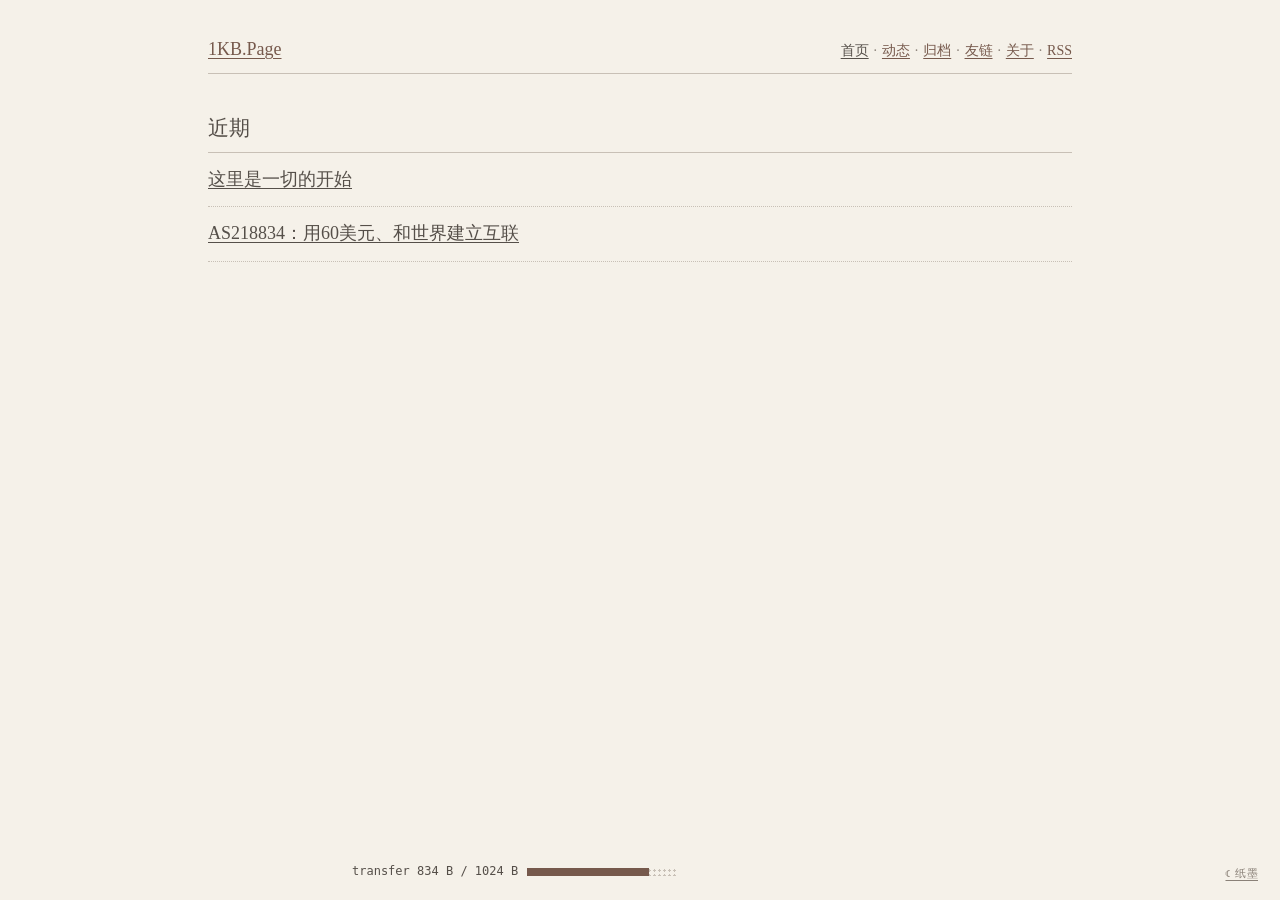
<file: demos/1kbpage.html>
<!doctype html>
<html lang="zh-CN">
<head>
<meta charset="utf-8">
<meta name="viewport" content="width=device-width, initial-scale=1">
<title>1KB.Page</title>
<style>
:root{--paper:#f5f1e9;--ink:#554f49;--soft:#8a8178;--line:#c8c0b6;--accent:#76594c}
html[data-theme="dark"]{--paper:#282725;--ink:#eee;--soft:#aaa;--line:#514d47;--accent:#d8b28f;color-scheme:dark}
*{box-sizing:border-box}
html,body{margin:0;height:100%;overflow:hidden;background:var(--paper);color:var(--ink);touch-action:pan-y;overscroll-behavior-y:auto}
body{font:18px/1.55 Georgia,"Times New Roman","Songti SC",serif;display:flex;flex-direction:column;min-height:100vh}
button{font:inherit;color:inherit;background:none;border:0;padding:0;cursor:pointer}
a{color:var(--accent)}
.shell{width:min(62em,calc(100% - 64px));height:100%;margin:auto;display:flex;flex-direction:column;padding:2em 0 1.1em}
header{display:flex;align-items:baseline;justify-content:space-between;gap:1em;width:min(48em,100%);margin:0 auto;padding-bottom:.5em;border-bottom:1px solid var(--line)}
.brand{text-decoration:underline;text-underline-offset:3px;font-size:18px}
nav{display:flex;flex-wrap:wrap;justify-content:flex-end;gap:.35em;font-size:14px;color:var(--soft)}
nav button{color:var(--accent);text-decoration:underline;text-underline-offset:3px}
nav button[aria-current="page"],nav button:hover{color:var(--ink)}
nav .sep{color:var(--line)}
main{width:min(48em,100%);margin:auto;padding:2.1em 0 1.5em;flex:1;display:flex;flex-direction:column;min-height:0}
.view{display:none}
.view.active{display:block}
.home-title{font-size:21px;font-weight:400;margin:0;padding-bottom:.35em;border-bottom:1px solid var(--line)}
.home-list{margin:0;padding:0}
.post-link{display:block;width:100%;text-align:left;border-bottom:1px dotted var(--line);padding:.72em 0;color:var(--ink);text-decoration:underline;text-underline-offset:3px}
.post-link:hover{color:var(--accent)}
.view-title{font-size:24px;font-weight:400;margin:0 0 1em}
.back{font-size:14px;color:var(--accent);margin-bottom:1.2em}
.article h1{font-size:clamp(26px,3vw,36px);font-weight:400;line-height:1.22;margin:0 0 1.3em}
.article p{font-size:17px;line-height:1.75;margin:0 0 1.05em}
.minimal-list{border-top:1px solid var(--line);margin:0;padding:0;list-style:none}
.minimal-list li{border-bottom:1px dotted var(--line);padding:.7em 0;font-size:16px}
.about-copy p{font-size:16px;line-height:1.75;margin:0 0 1em;max-width:36em}
.rss-preview{border:1px solid var(--line);background:rgba(118,89,76,.035);padding:13px 15px;margin-top:18px;font:12px/1.65 ui-monospace,SFMono-Regular,Menlo,monospace;color:var(--soft);white-space:pre-wrap}
footer{position:relative;width:min(48em,100%);margin:0 auto;padding:0;font:12px/1.4 ui-monospace,SFMono-Regular,Menlo,monospace;color:var(--soft)}
.transfer{display:inline-flex;align-items:center;gap:9px;flex-wrap:nowrap}
.transfer button{font:inherit;color:var(--ink);cursor:pointer}
.budget{display:inline-flex;width:150px;height:8px;overflow:hidden;vertical-align:middle;background-image:radial-gradient(circle,var(--line) 1px,transparent 1.2px);background-size:5px 5px}
.budget i{display:block;height:100%;background:var(--accent);transition:width .3s ease}
.bytes-pop{position:absolute;left:0;bottom:1.9em;border:1px solid var(--line);background:var(--paper);padding:7px 9px;font:12px/1.5 ui-monospace,SFMono-Regular,Menlo,monospace;color:var(--ink);opacity:0;transform:translateY(3px);pointer-events:none;transition:.2s ease;white-space:nowrap}
.bytes-pop.show{opacity:1;transform:none}
.paper-toggle{position:fixed;right:22px;bottom:18px;color:var(--soft);font-size:11px;letter-spacing:.04em;text-decoration:underline;text-underline-offset:3px}
@media(max-width:620px){
 body{font-size:16px}.shell{width:calc(100% - 32px);padding:1.1em 0 .8em}
 header{display:flex;align-items:flex-start;gap:.25em;flex-direction:column;font-size:15px}
 nav{justify-content:flex-start;font-size:13px;line-height:1.7;gap:.15em}
 main{padding:1.3em 0 1em}.home-list{padding:0}.post-link{font-size:15px}
 footer{font-size:11px}.budget{width:100px;height:7px}.paper-toggle{right:14px;bottom:10px;font-size:10px}
}
</style>
</head>
<body>
<div class="shell">
<header><a class="brand" href="#" data-view="home">1KB.Page</a><nav aria-label="主导航"><button data-view="home" aria-current="page">首页</button><span>·</span><button data-view="notes">动态</button><span>·</span><button data-view="archive">归档</button><span>·</span><button data-view="links">友链</button><span>·</span><button data-view="about">关于</button><span>·</span><button data-view="rss">RSS</button></nav></header>
<main>
<section class="view active" data-page="home"><h1 class="home-title">近期</h1><div class="home-list"><button class="post-link" data-article="start">这里是一切的开始</button><button class="post-link" data-article="asn">AS218834：用60美元、和世界建立互联</button></div></section>
<section class="view article" data-page="start"><button class="back" data-back>← 返回首页</button><h1>这里是一切的开始</h1><p>把一页网站压进 1,024 字节，是一种约束，也是一种练习。</p><p>没有 JavaScript，没有图片，没有多余请求。只留下文字与呼吸。</p><p>当每一个字节都被看见，写作就重新变成了选择。</p></section>
<section class="view article" data-page="asn"><button class="back" data-back>← 返回首页</button><h1>AS218834：用60美元、和世界建立互联</h1><p>AS218834 是连接世界的起点：用 60 美元和一套 BGP 路由，让一台服务器拥有自己的网络身份。</p><p>网络不是一条抽象线，而是一条可被看见、可被验证的路径。</p></section>
<section class="view" data-page="notes"><h1 class="view-title">动态</h1><ul class="minimal-list"><li>2026.03.02 — 把页面再删掉 12 个字节。</li><li>2026.02.23 — AS218834 已接入新的上游。</li></ul></section>
<section class="view" data-page="archive"><h1 class="view-title">归档</h1><ul class="minimal-list"><li>2026 — 2 篇</li><li>2025 — 0 篇</li></ul></section>
<section class="view" data-page="links"><h1 class="view-title">友链</h1><ul class="minimal-list"><li><a href="https://www.niekaixiang.com" target="_blank" rel="noreferrer">聶.NET</a></li><li><a href="https://lowend.cloud" target="_blank" rel="noreferrer">LowEnd.Cloud</a></li></ul></section>
<section class="view" data-page="about"><h1 class="view-title">关于</h1><div class="about-copy"><p>这是一个关于约束的实验：在 1,024 字节内，仍然把话说完。</p><p>站点由纯 HTML 与内联 CSS 构成，没有脚本，没有图片，没有追踪。</p></div></section>
<section class="view" data-page="rss"><h1 class="view-title">RSS</h1><p class="about-copy">订阅地址：<a href="https://1kb.page/feed.xml" target="_blank" rel="noopener noreferrer">https://1kb.page/feed.xml</a></p><pre class="rss-preview">&lt;rss version="2.0"&gt;
  &lt;channel&gt;
    &lt;title&gt;1KB.Page&lt;/title&gt;
    &lt;item&gt;&lt;title&gt;这里是一切的开始&lt;/title&gt;&lt;/item&gt;
    &lt;item&gt;&lt;title&gt;AS218834&lt;/title&gt;&lt;/item&gt;
  &lt;/channel&gt;
&lt;/rss&gt;</pre></section>
</main>
<footer><span class="bytes-pop" id="bytesPop">HTML / CSS / 0 B JS / 0 B IMG</span><div class="transfer"><button id="byteButton">transfer <span id="byteCount">834 B</span> / 1024 B</button><span class="budget"><i id="budgetFill" style="width:81.4%"></i></span></div></footer>
</div>
<button class="paper-toggle" id="paperTheme">☾ 纸墨</button>
<script>
(()=>{
const bytes={home:834,start:918,asn:986,notes:372,archive:410,links:344,about:286,rss:196};
const pages=[...document.querySelectorAll('.view')],nav=[...document.querySelectorAll('nav button')];
function draw(n){document.getElementById('byteCount').textContent=n+' B';document.getElementById('budgetFill').style.width=(n/1024*100).toFixed(1)+'%';const html=Math.round(n*.61),css=n-html;document.getElementById('bytesPop').textContent='HTML '+html+' B · CSS '+css+' B · 0 B JS · 0 B IMG'}
function show(id){pages.forEach(p=>p.classList.toggle('active',p.dataset.page===id));nav.forEach(b=>{const active=b.dataset.view===id||((id==='start'||id==='asn')&&b.dataset.view==='home');b.toggleAttribute('aria-current',active)});draw(bytes[id]||834)}
document.addEventListener('click',e=>{const v=e.target.closest('[data-view]');if(v){e.preventDefault();show(v.dataset.view);return}const a=e.target.closest('[data-article]');if(a){show(a.dataset.article);return}if(e.target.closest('[data-back]')){show('home');return}if(e.target.closest('#byteButton')){document.getElementById('bytesPop').classList.toggle('show');return}if(!e.target.closest('#bytesPop')&&!e.target.closest('#byteButton'))document.getElementById('bytesPop').classList.remove('show')});
const theme=document.getElementById('paperTheme');theme.addEventListener('click',()=>{const dark=document.documentElement.dataset.theme==='dark';if(dark)delete document.documentElement.dataset.theme;else document.documentElement.dataset.theme='dark';theme.textContent=dark?'☾ 纸墨':'☀ 纸墨'});
show('home');
})();
</script>
</body>
</html>
</file>
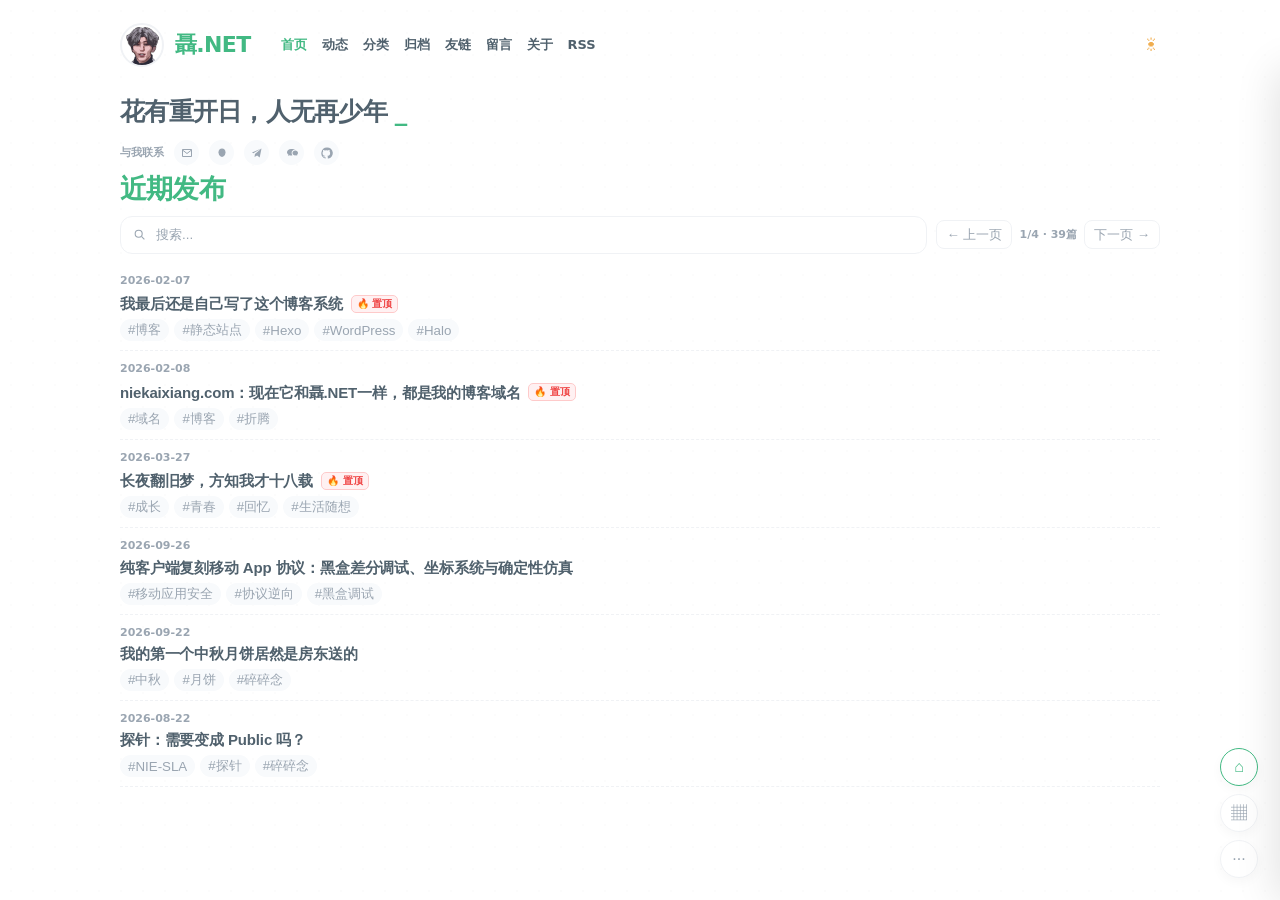
<file: demos/blog.html>
<!doctype html>
<html lang="zh-CN">
<head>
<meta charset="utf-8">
<meta name="viewport" content="width=device-width, initial-scale=1">
<title>聶.NET</title>
<style>
:root{--bg:#fff;--text:#50616d;--sub:#9aa5b1;--accent:#42b983;--border:#f0f2f5;--tag:#f8fafc;--soft:#f7f9fa;--drawer-mask:rgba(20,28,38,.26)}
html[data-theme="dark"]{--bg:#1a202c;--text:#e2e8f0;--sub:#a0aec0;--accent:#68d391;--border:#2d3748;--tag:#2d3748;--soft:#222b36;--drawer-mask:rgba(0,0,0,.45)}
*{box-sizing:border-box}
html,body{margin:0;height:100%;overflow:hidden;touch-action:pan-y;overscroll-behavior-y:auto}
body{background:var(--bg);color:var(--text);font-family:"Nunito","PingFang SC","Microsoft YaHei",system-ui,-apple-system,sans-serif;line-height:1.6;transition:background .3s ease,color .3s ease}
body:before{content:"";position:fixed;inset:0;pointer-events:none;background-image:radial-gradient(rgba(128,128,128,.055) 1px,transparent 1px);background-size:22px 22px;opacity:.5}
.page{position:relative;width:min(1040px,calc(100% - 76px));height:100%;margin:auto;padding:18px 0 20px;display:flex;flex-direction:column}
header{display:flex;align-items:center;gap:18px;min-height:64px;padding-bottom:10px}
.brand{display:flex;align-items:center;gap:11px;flex:none}
.avatar{width:44px;height:44px;border-radius:50%;border:2px solid var(--border);object-fit:cover;background:var(--tag)}
.site-title{color:var(--accent);font-size:22px;font-weight:900;letter-spacing:-.03em;white-space:nowrap}
nav{display:flex;align-items:center;gap:15px;margin-left:12px;font-size:13px;font-weight:800;white-space:nowrap}
nav button{color:var(--text);padding:4px 0;border:0;background:none;font:inherit;cursor:pointer}
nav button:hover,nav button.active{color:var(--accent)}
.theme{margin-left:auto;border:0;background:none;color:#f0ad4e;font-size:18px;line-height:1;padding:5px;cursor:pointer}
.intro{padding:10px 0 9px}
.signature{margin:0;font-size:25px;font-weight:900;letter-spacing:-.03em;color:var(--text)}
.signature i{color:var(--accent);font-style:normal;animation:caret 1.2s steps(2) infinite}
@keyframes caret{50%{opacity:0}}
.contact{display:flex;align-items:center;gap:10px;margin-top:8px;color:var(--sub);font-size:11px;font-weight:800}
.contact a{width:25px;height:25px;border-radius:50%;display:grid;place-items:center;background:var(--tag);color:var(--sub);text-decoration:none;border:0}
.contact svg{width:12px;height:12px;fill:currentColor}
.contact a:hover{background:var(--accent);color:#fff}
main{display:flex;flex-direction:column;min-height:0;flex:1}
.head{display:flex;align-items:flex-end;justify-content:space-between;gap:16px;padding-bottom:8px}
.head h1{font-size:27px;line-height:1.1;margin:0;color:var(--accent);letter-spacing:-.03em}
.tools{display:flex;align-items:center;gap:9px;margin:4px 0 9px}
.search{display:flex;align-items:center;gap:8px;flex:1;border:1px solid var(--border);border-radius:12px;background:var(--bg);padding:8px 12px;min-height:38px;color:var(--sub)}
.search svg{width:13px;height:13px;flex:none;fill:none;stroke:currentColor;stroke-width:2}
.search input{border:0;outline:0;background:none;width:100%;color:var(--text);font:700 13px/1.4 inherit}
.search input::placeholder{color:var(--sub)}
.pager{display:flex;align-items:center;gap:7px;color:var(--sub);font-size:11px;font-weight:800;white-space:nowrap}
.pager button{height:29px;border:1px solid var(--border);border-radius:8px;background:var(--bg);color:var(--sub);padding:0 9px;font:700 10px/1 inherit;cursor:pointer}
.pager button:hover{border-color:var(--accent);color:var(--accent)}
.filter-hint{display:flex;align-items:center;gap:5px;margin-left:4px;color:var(--accent);font-size:11px;white-space:nowrap}
.filter-hint[hidden]{display:none}
.filter-hint button{border:0;background:none;color:var(--sub);font-size:14px;cursor:pointer}
.feed{flex:1;min-height:0;overflow:hidden}
.post{display:block;padding:9px 0;border-bottom:1px dashed var(--border)}
.post[hidden]{display:none}
.post-meta{display:flex;align-items:center;gap:8px;color:var(--sub);font-size:11px;font-weight:700}
.pin{display:inline-flex;align-items:center;border:1px solid #fecaca;background:#fff1f2;color:#ef4444;border-radius:5px;padding:1px 5px;font-size:10px;font-weight:800;line-height:1.4}
.post-title-line{display:flex;align-items:center;gap:8px;flex-wrap:wrap;margin:4px 0 5px}.post-title{display:inline;margin:0;font-size:15px;font-weight:900;color:var(--text);letter-spacing:-.01em;line-height:1.4;border:0;background:none;text-align:left;padding:0;cursor:pointer}
.post-title:hover{color:var(--accent)}
.tags{display:flex;gap:5px;flex-wrap:wrap;margin-top:2px}
.tag{border:0;background:var(--tag);color:var(--sub);border-radius:20px;padding:2px 8px;font:700 10px/1.35 inherit;cursor:pointer}
.tag:hover{color:var(--accent)}
.empty{color:var(--sub);font-size:13px;padding:22px 0}
.floats{position:fixed;right:22px;bottom:22px;display:flex;flex-direction:column;gap:8px}
.float{width:38px;height:38px;border:1px solid var(--border);border-radius:50%;background:var(--bg);color:var(--sub);box-shadow:0 4px 12px rgba(0,0,0,.035);cursor:pointer;display:grid;place-items:center;font-size:16px;line-height:1}
.float[data-kind="home"]{border-color:var(--accent);color:var(--accent)}
.drawer-mask{position:fixed;inset:0;background:var(--drawer-mask);opacity:0;pointer-events:none;transition:.3s;z-index:9}
.drawer-mask.show{opacity:1;pointer-events:auto}
.drawer{position:fixed;z-index:21;top:70px;right:0;width:min(440px,80vw);height:calc(100% - 70px);background:var(--bg);border-left:1px solid var(--border);box-shadow:-12px 0 40px rgba(0,0,0,.12);transform:translateX(102%);transition:.35s cubic-bezier(.2,.8,.2,1);padding:26px 28px;overflow:hidden}
.drawer.show{transform:none}
.drawer h2{font-size:22px;line-height:1.3;color:var(--text);margin:16px 0 8px}
.drawer-meta{font-size:11px;color:var(--sub);font-weight:800}
.drawer p{font-size:14px;line-height:1.8;color:var(--text)}
.close{position:absolute;right:18px;top:16px;border:0;background:var(--tag);width:29px;height:29px;border-radius:50%;color:var(--text);cursor:pointer;font-size:16px}
@media(max-width:900px){
 .page{width:calc(100% - 28px);padding:9px 0 11px}
 header{min-height:50px;padding-bottom:6px;gap:9px}
 .avatar{width:34px;height:34px}.site-title{font-size:18px}nav{display:none}.theme{font-size:17px}
 .intro{padding:7px 0 5px}.signature{font-size:17px}.contact{margin-top:5px;gap:6px;font-size:10px}.contact a{width:22px;height:22px}.contact svg{width:11px;height:11px}
 .head{padding-bottom:5px}.head h1{font-size:20px}.tools{gap:6px;margin:2px 0 4px}.search{min-height:33px;padding:5px 8px;font-size:11px}.search input{font-size:11px}.pager{font-size:10px;gap:4px}.pager button{height:25px;padding:0 6px;font-size:10px}.filter-hint{font-size:10px}
 .post{padding:7px 0}.post-meta{font-size:10px}.post-title{font-size:12px;margin:2px 0 3px}.tag{font-size:10px;padding:1px 6px}
 .post:nth-child(n+5){display:none!important}.floats{display:none}.drawer{top:58px;height:calc(100% - 58px);width:100%;padding:20px}
}
@media(max-height:820px){.post:nth-child(n+6){display:none!important}}
</style>
</head>
<body>
<div class="page">
<header><div class="brand"><img class="avatar" src="assets/avatar.jpg" alt="聶.NET 头像"><strong class="site-title">聶.NET</strong></div><nav aria-label="主导航"><button class="active" data-nav="home">首页</button><button data-nav="notes">动态</button><button data-nav="categories">分类</button><button data-nav="archive">归档</button><button data-nav="friends">友链</button><button data-nav="guestbook">留言</button><button data-nav="about">关于</button><button data-nav="rss">RSS</button></nav><button class="theme" id="themeBtn" aria-label="切换日夜主题">☀</button></header>
<section class="intro"><p class="signature">花有重开日，人无再少年 <i>_</i></p><div class="contact"><span>与我联系</span><a href="#" data-contact="mail" aria-label="邮件"><svg viewBox="0 0 24 24"><path d="M3 5h18v14H3z" fill="none" stroke="currentColor" stroke-width="2"/><path d="m3 6 9 7 9-7" fill="none" stroke="currentColor" stroke-width="2"/></svg></a><a href="#" data-contact="qq" aria-label="QQ"><svg viewBox="0 0 24 24"><path d="M12 3c4.2 0 7 3.2 7 7.4 0 2.9-1.1 5.8-3 7.8-.8.8-2.2 1.8-4 1.8s-3.2-1-4-1.8c-1.9-2-3-4.9-3-7.8C5 6.2 7.8 3 12 3Z"/><circle cx="9.2" cy="9.5" r="1"/><circle cx="14.8" cy="9.5" r="1"/></svg></a><a href="#" data-contact="telegram" aria-label="Telegram"><svg viewBox="0 0 24 24"><path d="m21 3-3.6 18-5.2-4.1L7 20l.9-6.2L21 3 4.6 12.5 2 11l19-8Z"/></svg></a><a href="#" data-contact="wechat" aria-label="微信"><svg viewBox="0 0 24 24"><path d="M10 4C5.6 4 2 6.9 2 10.4c0 2 1.2 3.7 3.1 4.9L4 18l3-1.4c.9.3 1.9.5 3 .5 1 0 2-.2 2.8-.5C12 15.5 11.2 14 11.2 12c0-3.8 3.3-6.8 7.3-6.8H20C19 4.8 14.8 4 10 4Z"/><path d="M18.5 7C15.5 7 13 9.2 13 12s2.5 5 5.5 5c.7 0 1.3-.1 1.9-.3l2.1 1-.5-1.9C23.2 14.7 24 13.4 24 12c0-2.8-2.5-5-5.5-5Z"/></svg></a><a href="#" data-contact="github" aria-label="GitHub"><svg viewBox="0 0 24 24"><path d="M12 .8a11.3 11.3 0 0 0-3.6 22c.6.1.8-.2.8-.5v-2c-3.3.7-4-1.4-4-1.4-.3-.9-.8-1.1-.8-1.1-.7-.5.1-.5.1-.5.8.1 1.2.8 1.2.8.7 1.2 1.8.9 2.3.7.1-.5.3-.9.5-1.1-2.6-.3-5.4-1.3-5.4-5.8 0-1.3.5-2.3 1.2-3.1-.1-.3-.5-1.5.1-3 0 0 1-.3 3.3 1.2a11.3 11.3 0 0 1 6 0c2.3-1.5 3.3-1.2 3.3-1.2.6 1.5.2 2.7.1 3 .8.8 1.2 1.8 1.2 3.1 0 4.5-2.8 5.5-5.4 5.8.4.4.7 1 .7 2v3c0 .3.2.6.8.5A11.3 11.3 0 0 0 12 .8Z"/></svg></a></div></section>
<main><div class="head"><h1>近期发布</h1></div>
<div class="tools"><label class="search"><svg viewBox="0 0 24 24"><circle cx="10.5" cy="10.5" r="6.5"/><path d="m16 16 5 5"/></svg><input id="search" type="search" placeholder="搜索..." aria-label="搜索文章"></label><div class="pager"><button aria-label="上一页">← 上一页</button><span id="pageInfo">1/4 · 39篇</span><button aria-label="下一页">下一页 →</button></div><div class="filter-hint" id="filterHint" hidden><span id="filterText"></span><button id="clearFilter" aria-label="清除筛选">×</button></div></div>
<div class="feed" id="feed">
<article class="post" data-tags="博客 静态站点 Hexo WordPress Halo" data-search="我最后还是自己写了这个博客系统 hexo wordpress halo higan"><div class="post-meta"><span>2026-02-07</span></div><div class="post-title-line"><button class="post-title" data-title="我最后还是自己写了这个博客系统" data-body="从 Hexo、WordPress 到 Higan，一个 Python + Markdown 静态生成器的取舍记录。|最后我发现，自己写博客系统并不是为了造轮子，而是为了把写作重新放回一个安静、可控、不会被插件打断的地方。">我最后还是自己写了这个博客系统</button><span class="pin">🔥 置顶</span></div><div class="tags"><button class="tag">#博客</button><button class="tag">#静态站点</button><button class="tag">#Hexo</button><button class="tag">#WordPress</button><button class="tag">#Halo</button></div></article>
<article class="post" data-tags="域名 博客 折腾" data-search="niekaixiang.com 现在它和聶.NET一样 都是我的博客域名"><div class="post-meta"><span>2026-02-08</span></div><div class="post-title-line"><button class="post-title" data-title="niekaixiang.com：现在它和聶.NET一样，都是我的博客域名" data-body="域名不是装饰，是入口。把内容放到自己的可迁移路径上。|niekaixiang.com 与聶.NET 指向同一套内容：一个更个人，一个更中文。">niekaixiang.com：现在它和聶.NET一样，都是我的博客域名</button><span class="pin">🔥 置顶</span></div><div class="tags"><button class="tag">#域名</button><button class="tag">#博客</button><button class="tag">#折腾</button></div></article>
<article class="post" data-tags="成长 青春 回忆 生活随想 毕业" data-search="长夜翻旧梦 方知我才十八载 成长 青春 回忆"><div class="post-meta"><span>2026-03-27</span></div><div class="post-title-line"><button class="post-title" data-title="长夜翻旧梦，方知我才十八载" data-body="长夜翻旧梦，方知我才十八载。|十八岁没有想象中那么盛大，它只是某个普通夜晚之后，你突然要为自己的选择负责。">长夜翻旧梦，方知我才十八载</button><span class="pin">🔥 置顶</span></div><div class="tags"><button class="tag">#成长</button><button class="tag">#青春</button><button class="tag">#回忆</button><button class="tag">#生活随想</button></div></article>
<article class="post" data-tags="移动应用安全 协议逆向 黑盒调试" data-search="纯客户端复刻移动 App 协议 黑盒差分调试 坐标系统 确定性仿真"><div class="post-meta"><span>2026-09-26</span></div><button class="post-title" data-title="纯客户端复刻移动 App 协议：黑盒差分调试、坐标系统与确定性仿真" data-body="一次关于黑盒协议、坐标系统与确定性仿真的工程记录。|所有观测都从请求差异开始，最终收敛为可复现的客户端行为。">纯客户端复刻移动 App 协议：黑盒差分调试、坐标系统与确定性仿真</button><div class="tags"><button class="tag">#移动应用安全</button><button class="tag">#协议逆向</button><button class="tag">#黑盒调试</button></div></article>
<article class="post" data-tags="中秋 月饼 房东 碎碎念" data-search="我的第一个中秋月饼 房东 中秋"><div class="post-meta"><span>2026-09-22</span></div><button class="post-title" data-title="我的第一个中秋月饼居然是房东送的" data-body="我的第一个中秋月饼居然是房东送的。|城市生活里一些很小的善意，会在很久之后仍然被记住。">我的第一个中秋月饼居然是房东送的</button><div class="tags"><button class="tag">#中秋</button><button class="tag">#月饼</button><button class="tag">#碎碎念</button></div></article>
<article class="post" data-tags="NIE-SLA 探针 碎碎念" data-search="探针 需要变成Public吗 NIE-SLA 生活状态"><div class="post-meta"><span>2026-08-22</span></div><button class="post-title" data-title="探针：需要变成 Public 吗？" data-body="探针需要变成 Public 吗？|公开意味着更多连接，也意味着更清楚地暴露自己的边界。">探针：需要变成 Public 吗？</button><div class="tags"><button class="tag">#NIE-SLA</button><button class="tag">#探针</button><button class="tag">#碎碎念</button></div></article>
<div class="empty" id="empty" hidden>没有匹配的文章</div>
</div></main>
</div>
<div class="floats"><button class="float" data-kind="home" id="floatHome" aria-label="回到首页">⌂</button><button class="float" id="floatReset" aria-label="重置筛选">▦</button><button class="float" id="floatMore" aria-label="切换主题">···</button></div>
<div class="drawer-mask" id="mask"></div><aside class="drawer" id="drawer" aria-hidden="true"><button class="close" id="closeDrawer" aria-label="关闭">×</button><div class="drawer-meta" id="drawerMeta">聶.NET</div><h2 id="drawerTitle"></h2><div id="drawerBody"></div></aside>
<script>
(()=>{
const posts=[...document.querySelectorAll('.post')],search=document.getElementById('search'),pageInfo=document.getElementById('pageInfo'),hint=document.getElementById('filterHint'),hintText=document.getElementById('filterText'),empty=document.getElementById('empty');
let activeTag='';
function apply(){const q=search.value.trim().toLowerCase();let n=0;posts.forEach(p=>{const tags=(p.dataset.tags||'').split(' ');const ok=(!activeTag||tags.includes(activeTag))&&(!q||(p.dataset.search||'').toLowerCase().includes(q));p.hidden=!ok;if(ok)n++});pageInfo.textContent=activeTag||q?'1/1 · '+n+'篇':'1/4 · 39篇';empty.hidden=n>0;hint.hidden=!activeTag;hintText.textContent=activeTag?'#'+activeTag:'';}
search.addEventListener('input',apply);document.getElementById('clearFilter').addEventListener('click',()=>{activeTag='';apply()});
document.querySelectorAll('.tag').forEach(t=>t.addEventListener('click',()=>{activeTag=t.textContent.replace('#','');apply()}));
const drawer=document.getElementById('drawer'),mask=document.getElementById('mask');
const navButtons=[...document.querySelectorAll('[data-nav]')];
function setActive(name){navButtons.forEach(b=>b.classList.toggle('active',b.dataset.nav===name))}
function openInfo(title,body){document.getElementById('drawerTitle').textContent=title;document.getElementById('drawerMeta').textContent='聶.NET · QUICK VIEW';document.getElementById('drawerBody').innerHTML=body.split('|').map(x=>'<p>'+x+'</p>').join('');drawer.classList.add('show');mask.classList.add('show');drawer.setAttribute('aria-hidden','false')}
function closeDrawer(){drawer.classList.remove('show');mask.classList.remove('show');drawer.setAttribute('aria-hidden','true')}
const navContent={notes:['动态','最近更新于 2026.09.26。|搜索框与标签筛选会实时作用于文章列表。'],categories:['分类','#博客 · 2 篇|#静态站点 · 1 篇|#域名 · 1 篇|#折腾 · 1 篇|#回忆 · 1 篇'],archive:['归档','2026.09.26 · 纯客户端复刻移动 App 协议|2026.03.27 · 长夜翻旧梦，方知我才十八载|2026.02.08 · niekaixiang.com：现在它和聶.NET一样'],friends:['友链','LowEnd.Cloud · 算力按月，价格写在明处|1KB.Page · 一个 1,024 字节的网站实验|NIE-SLA · 41 个服务的实时状态'],guestbook:['留言','这里是一块安静的留言板。|演示页面不连接后端，留言请前往真实站点。'],about:['关于','聶.NET，花有重开日，人无再少年。|使用 Higan 静态博客系统构建，记录网络、代码与生活。'],rss:['RSS','订阅地址：https://www.niekaixiang.com/rss.xml|RSS 是内容的开放出口。']};
navButtons.forEach(b=>b.addEventListener('click',()=>{const name=b.dataset.nav;setActive(name);if(name==='home'){closeDrawer();search.value='';activeTag='';apply();return}const c=navContent[name];if(c)openInfo(c[0],c[1])}));
document.querySelectorAll('[data-contact]').forEach(a=>a.addEventListener('click',e=>{e.preventDefault();const map={mail:['邮件','hello@niekaixiang.com|真实站点使用邮件表单。'],qq:['QQ','QQ 是演示入口，不展示真实号码。|请通过真实站点联系。'],telegram:['Telegram','Telegram 交流入口。|演示页面不连接外部服务。'],wechat:['微信','微信联系方式在真实站点保留。|这里只是展示入口。'],github:['GitHub','github.com/3257085208|真实仓库入口。']};const c=map[a.dataset.contact];if(c)openInfo(c[0],c[1])}));
posts.forEach(p=>{const title=p.querySelector('.post-title');title.addEventListener('click',()=>openInfo(title.dataset.title,title.dataset.body))});
mask.addEventListener('click',closeDrawer);document.getElementById('closeDrawer').addEventListener('click',closeDrawer);
function toggleTheme(){const dark=document.documentElement.dataset.theme==='dark';document.documentElement.dataset.theme=dark?'light':'dark';document.getElementById('themeBtn').textContent=dark?'☀':'☾'}
document.getElementById('themeBtn').addEventListener('click',toggleTheme);document.getElementById('floatMore').addEventListener('click',toggleTheme);
function resetAll(){closeDrawer();search.value='';activeTag='';apply();setActive('home')}
document.getElementById('floatHome').addEventListener('click',resetAll);document.getElementById('floatReset').addEventListener('click',resetAll);
apply();
})();
</script>
</body>
</html>
</file>
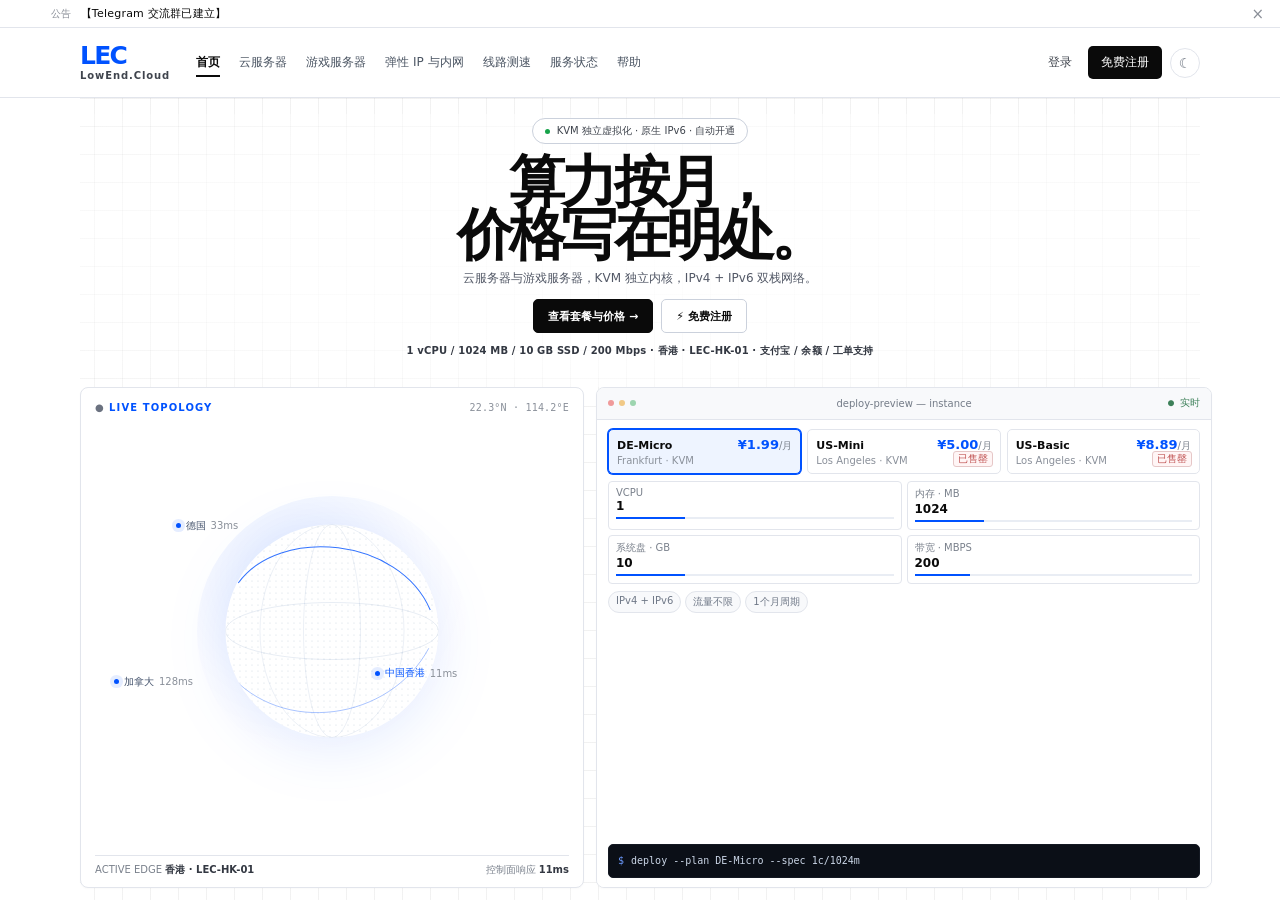
<file: demos/lowendcloud.html>
<!doctype html>
<html lang="zh-CN">
<head>
<meta charset="utf-8">
<meta name="viewport" content="width=device-width, initial-scale=1">
<title>LowEnd.Cloud</title>
<style>
:root{--ink:#0a0a0a;--muted:#3f444d;--faint:#6b7280;--line:#e2e5ec;--line2:#cbd1dc;--blue:#0052ff;--blue-soft:#eef4ff;--paper:#fff;--grid:rgba(10,10,10,.055);--shadow:0 18px 50px rgba(10,10,10,.07),0 1px 2px rgba(10,10,10,.04);--sans:"MiSans","HarmonyOS Sans SC","PingFang SC","Microsoft YaHei",system-ui,-apple-system,sans-serif;--mono:ui-monospace,SFMono-Regular,Menlo,Consolas,monospace}
*{box-sizing:border-box}
html,body{height:100%;margin:0;overflow:hidden;touch-action:pan-y;overscroll-behavior-y:auto}
body{font-family:var(--sans);background:#fff;color:var(--ink);display:flex;flex-direction:column;-webkit-font-smoothing:antialiased;font-variant-numeric:tabular-nums}
button{font:inherit;color:inherit;cursor:pointer;border:0;background:none;padding:0}
.announce{position:relative;height:28px;flex:none;display:flex;align-items:center;justify-content:flex-start;gap:9px;padding:0 clamp(18px,4vw,54px);border-bottom:1px solid var(--line);background:#fff;color:#0a0a0a;font-size:11px;letter-spacing:.02em}
.announce .tag{color:#8a8f98;font-size:10px}
.announce button{position:absolute;right:16px;top:50%;transform:translateY(-50%);color:#8a8f98;font-size:15px;line-height:1}
.announce.is-closed{display:none}
.header{height:70px;flex:none;border-bottom:1px solid var(--line);background:#fff}
.header-in{width:min(1120px,calc(100% - 64px));height:100%;margin:auto;display:flex;align-items:center;gap:26px}
.logo{display:flex;flex-direction:column;align-items:flex-start;gap:0;line-height:1;flex:none;text-decoration:none;color:inherit}
.logo b{font:800 25px/1 var(--sans);letter-spacing:-.07em;color:var(--blue)}
.logo span{font:600 10px/1.2 var(--sans);letter-spacing:.09em;color:#3f444d;margin-top:2px}
.nav{display:flex;align-items:center;gap:19px;font-size:12px;color:#4b5563;white-space:nowrap}
.nav span{position:relative;cursor:pointer;padding:6px 0}
.nav span:first-child{color:#0a0a0a;font-weight:600}
.nav span:first-child:after{content:'';position:absolute;left:0;right:0;bottom:0;height:2px;background:#0a0a0a}
.nav span:hover{color:#0a0a0a}
.actions{margin-left:auto;display:flex;align-items:center;gap:8px}
.login{font-size:12px;color:#3f444d;padding:6px 8px}
.reg{font-size:12px;color:#fff;background:#0a0a0a;border-radius:5px;padding:8px 13px}
.reg:hover{background:#262626}
.moon{border:1px solid var(--line);width:30px;height:30px;border-radius:50%;display:grid;place-items:center;font-size:14px;color:#68707c;background:#fff}
.moon:hover{border-color:var(--line2);color:#0a0a0a}
.main{width:min(1120px,calc(100% - 64px));margin:auto;flex:1;min-height:0;display:flex;flex-direction:column;padding:16px 0 12px;background-image:linear-gradient(var(--grid) 1px,transparent 1px),linear-gradient(90deg,var(--grid) 1px,transparent 1px);background-size:28px 28px;background-position:center top}
.hero{flex:none;display:flex;flex-direction:column;align-items:center;text-align:center;padding:4px 0 18px;background:radial-gradient(ellipse at center,rgba(255,255,255,.92) 0,rgba(255,255,255,.72) 54%,rgba(255,255,255,.2) 100%)}
.badge{display:inline-flex;align-items:center;gap:7px;border:1px solid var(--line2);border-radius:999px;padding:5px 12px;background:rgba(255,255,255,.8);color:#3f444d;font-size:10px}
.badge i{width:5px;height:5px;border-radius:50%;background:#16a34a}
.hero h1{margin:12px 0 7px;font-size:clamp(40px,4.4vw,58px);line-height:.94;letter-spacing:-.065em;font-weight:620;color:#0a0a0a}
.hero h1 span{display:block}
.hero .sub{margin:0;color:#525866;font-size:12px;line-height:1.55}
.cta{display:flex;justify-content:center;gap:8px;margin-top:12px}
.cta button{min-height:34px;padding:0 14px;border:1px solid var(--line2);border-radius:5px;background:#fff;font-size:11px;font-weight:600}
.cta .primary{background:#0a0a0a;border-color:#0a0a0a;color:#fff}
.cta .primary:hover{background:#262626}
.cta .secondary:hover{border-color:#8f98a7}
.summary{margin-top:11px;color:#7a818c;font-size:10px;line-height:1.45;letter-spacing:.015em;max-width:820px}
.summary b{color:#333842;font-weight:600}
.cards{display:grid;grid-template-columns:45% 55%;gap:12px;flex:1;min-height:0}
.card{background:#fff;border:1px solid var(--line);border-radius:8px;box-shadow:0 1px 2px rgba(10,10,10,.025);min-width:0;overflow:hidden}
.topo{position:relative;display:flex;flex-direction:column;padding:14px 14px 10px}
.card-head{display:flex;justify-content:space-between;align-items:center;gap:10px;font-size:10px;letter-spacing:.11em;color:#6b7280;text-transform:uppercase}
.card-head b{color:var(--blue);font-weight:600}
.card-head .coords{font-family:var(--mono);letter-spacing:.02em;text-transform:none;color:#8a909a;font-size:10px}
.sphere{position:relative;flex:1;min-height:0;margin:2px 0 7px;display:grid;place-items:center}
.orbit{position:relative;width:min(78%,270px);aspect-ratio:1;border-radius:50%;background:radial-gradient(circle at 38% 30%,rgba(0,82,255,.11),rgba(0,82,255,.02) 50%,transparent 71%);filter:drop-shadow(0 12px 28px rgba(0,82,255,.1))}
.orbit svg{width:100%;height:100%;display:block;overflow:visible}
.node{position:absolute;z-index:4;display:flex;align-items:center;gap:5px;border:0;background:transparent;padding:0;color:#42516b;font-size:10px;white-space:nowrap;cursor:pointer;text-shadow:0 1px 3px #fff}
.node:before{content:'';width:5px;height:5px;border-radius:50%;background:var(--blue);box-shadow:0 0 0 4px rgba(0,82,255,.1)}
.node i{font-style:normal;color:#8a909a;font-size:10px}
.node:hover,.node.active{color:var(--blue)}
.node.ca{left:4%;top:60%}.node.de{left:17%;top:24%}
.node.hk{left:59%;top:58%}.node.ca{left:4%;top:60%}.node.de{left:17%;top:24%}
.topo-foot{border-top:1px solid var(--line);padding-top:7px;display:flex;justify-content:space-between;gap:10px;font-size:10px;color:#7a818c}
.topo-foot b{color:#333842;font-weight:600}
.console{display:flex;flex-direction:column;min-height:0}
.mac{position:relative;height:32px;flex:none;display:flex;align-items:center;gap:5px;padding:0 11px;border-bottom:1px solid var(--line);background:#f8f9fb;font-size:10px;color:#737b87}
.mac i{width:6px;height:6px;border-radius:50%;background:#d6dae3}.mac i:nth-child(1){background:#f09a9a}.mac i:nth-child(2){background:#f1c986}.mac i:nth-child(3){background:#9dd5af}
.mac span{position:absolute;left:50%;transform:translateX(-50%);margin:0;white-space:nowrap}.mac b{margin-left:auto;color:#3d8059;font:500 10px var(--mono)}
.console-body{padding:9px 11px;display:flex;flex-direction:column;justify-content:space-between;gap:7px;flex:1;min-height:0;background:#fff;transition:background .25s,color .25s}
.console.is-night .console-body{background:#111318;color:#e8edf5}
.console.is-night .plan{border-color:#2c3441;background:#161b23;color:#e8edf5}
.console.is-night .plan small,.console.is-night .plan .plan-name{color:#a8b3c3}
.console.is-night .spec{border-color:#2c3441;background:#161b23;color:#e8edf5}
.console.is-night .spec label{color:#8e9aab}
.console.is-night .pill{border-color:#2c3441;background:#161b23;color:#a8b3c3}
.plans{display:grid;grid-template-columns:repeat(3,1fr);gap:6px;flex:none}
.plan{position:relative;border:1px solid var(--line);border-radius:5px;padding:7px 8px;text-align:left;background:#fff;color:#0a0a0a;transition:.2s;min-width:0}
.plan.active{border-color:var(--blue);background:var(--blue-soft);box-shadow:0 0 0 1px var(--blue)}
.plan-top{display:flex;justify-content:space-between;gap:5px;align-items:baseline}
.plan-name{font-size:11px;font-weight:700}.plan-price{font-size:13px;font-weight:700;color:var(--blue);white-space:nowrap}.plan-price i{font-size:10px;font-style:normal;font-weight:400;color:#7a818c}
.plan-region{display:block;margin-top:2px;color:#8a909a;font-size:10px}
.sold{display:none;position:absolute;right:7px;bottom:6px;border:1px solid #e6c7c7;background:#fff5f5;color:#c05252;border-radius:3px;padding:1px 4px;font-size:10px;line-height:1.2}
.plan.is-sold .sold{display:inline-block}
.specs{display:grid;grid-template-columns:1fr 1fr;gap:5px;flex:none}
.spec{border:1px solid var(--line);border-radius:4px;padding:5px 7px 7px;background:#fff}
.spec label{display:block;color:#7a818c;font-size:10px}
.spec b{display:block;font-size:12px;font-weight:600;margin-top:1px}
.meter{height:2px;background:#e9edf4;margin-top:4px;overflow:hidden}.meter i{display:block;height:100%;background:var(--blue);transition:width .35s ease}
.pills{display:flex;gap:4px;flex-wrap:wrap;flex:none}
.pill{border:1px solid var(--line);border-radius:999px;padding:3px 7px;color:#6f7887;background:#f8f9fb;font-size:10px;white-space:nowrap}
.terminal{margin-top:auto;min-height:34px;flex:none;border:1px solid #141923;border-radius:5px;background:#0b0f17;color:#cbd6e7;padding:7px 9px;display:flex;align-items:center;gap:7px;font:10px/1.4 var(--mono);cursor:pointer;overflow:hidden}
.terminal span{color:#6d9bff;flex:none}.terminal code{overflow:hidden;text-overflow:ellipsis;white-space:nowrap}
.terminal:hover{background:#111827}
.toast{position:fixed;z-index:10;left:50%;bottom:22px;transform:translate(-50%,8px);background:#0a0a0a;color:#fff;border-radius:5px;padding:8px 13px;font-size:11px;opacity:0;pointer-events:none;transition:.25s}.toast.show{opacity:1;transform:translate(-50%,0)}
@media(max-width:900px){
 .announce{height:24px;font-size:10px;gap:5px;padding:0 9px}.announce .tag{font-size:9px}.header{height:47px}.header-in{width:calc(100% - 22px);gap:8px}.logo b{font-size:21px}.logo span{font-size:8px}.nav{display:none}.login{display:none}.reg{padding:6px 8px;font-size:10px}.moon{width:26px;height:26px;font-size:12px}.main{width:calc(100% - 22px);padding:7px 0 5px;background-size:22px 22px}.hero{padding:1px 0 7px}.badge{font-size:9px;padding:3px 8px}.hero h1{font-size:22px;margin:5px 0 3px;line-height:1.05}.hero h1 span{display:inline}.hero .sub{font-size:9px;max-width:290px}.cta{margin-top:5px;gap:4px}.cta button{min-height:26px;padding:0 8px;font-size:9px}.summary{margin-top:5px;font-size:7.5px;max-width:300px;line-height:1.35}
 .cards{grid-template-columns:1fr;gap:5px;min-height:0}.topo{display:none}.console{flex:1}.mac{height:24px;font-size:8px}.console-body{padding:6px;gap:4px}.plans{gap:3px}.plan{padding:4px 5px}.plan-name{font-size:9px}.plan-price{font-size:10px}.plan-region{font-size:7px}.specs{gap:3px}.spec{padding:3px 5px}.spec label{font-size:7px}.spec b{font-size:9px}.pills{gap:3px}.pill{font-size:7px;padding:2px 5px}.terminal{font-size:8px;padding:5px 7px}.toast{font-size:10px;bottom:12px}
}
@media(max-width:900px){
 .announce .tag,.announce{font-size:10px}.logo span{font-size:10px}.badge{font-size:10px}.hero .sub{font-size:10px}.cta button{font-size:10px}.summary{font-size:10px}.mac,.mac b{font-size:10px}.plan-name,.plan-price,.plan-price i,.plan-region,.sold{font-size:10px}.spec label,.spec b{font-size:10px}.pill{font-size:10px}.terminal{font-size:10px}.toast{font-size:10px}
}
</style>
</head>
<body>
<div class="announce"><span class="tag">公告</span><span>【Telegram 交流群已建立】</span><button id="closeAnnounce" aria-label="关闭公告">×</button></div>
<header class="header"><div class="header-in"><a class="logo" href="#" id="logo"><b>LEC</b><span>LowEnd.Cloud</span></a><nav class="nav"><span>首页</span><span>云服务器</span><span>游戏服务器</span><span>弹性 IP 与内网</span><span>线路测速</span><span>服务状态</span><span>帮助</span></nav><div class="actions"><button class="login" id="login">登录</button><button class="reg" id="register">免费注册</button><button class="moon" id="moon" aria-label="切换控制台日夜色">☾</button></div></div></header>
<main class="main"><section class="hero"><div class="badge"><i></i>KVM 独立虚拟化 · 原生 IPv6 · 自动开通</div><h1><span>算力按月，</span><span>价格写在明处。</span></h1><p class="sub">云服务器与游戏服务器，KVM 独立内核，IPv4 + IPv6 双栈网络。</p><div class="cta"><button class="primary" id="heroCta">查看套餐与价格 →</button><button class="secondary" id="heroRegister">⚡ 免费注册</button></div><p class="summary" id="summary"><b>1 vCPU / 1024 MB / 10 GB SSD / 200 Mbps · 德国 · LEC-DE-1 · 支付宝 / 余额 / 工单支持</b></p></section>
<section class="cards"><div class="card topo"><div class="card-head"><span>● <b>LIVE TOPOLOGY</b></span><span class="coords" id="coords">22.3°N · 114.2°E</span></div><div class="sphere"><div class="orbit"><svg viewBox="0 0 360 360" aria-hidden="true"><defs><pattern id="dots" width="8" height="8" patternUnits="userSpaceOnUse"><circle cx="1.3" cy="1.3" r=".75" fill="rgba(54,83,128,.30)"/></pattern><clipPath id="ball"><circle cx="180" cy="180" r="142"/></clipPath></defs><circle cx="180" cy="180" r="142" fill="#fff"/><circle cx="180" cy="180" r="142" fill="url(#dots)" opacity=".8"/><g clip-path="url(#ball)" fill="none"><ellipse cx="180" cy="180" rx="142" ry="38" stroke="rgba(52,91,151,.15)"/><ellipse cx="180" cy="180" rx="96" ry="142" stroke="rgba(52,91,151,.12)"/><ellipse cx="180" cy="180" rx="38" ry="142" stroke="rgba(52,91,151,.12)"/><path d="M55 116C110 40 270 55 311 152" stroke="rgba(0,82,255,.8)" stroke-width="1.4"/><path d="M42 236C113 320 257 300 309 203" stroke="rgba(0,82,255,.45)" stroke-width="1"/></g></svg></div><button class="node hk active" data-node="hk"><span>中国香港</span><i>11ms</i></button><button class="node ca" data-node="ca"><span>加拿大</span><i>128ms</i></button><button class="node de" data-node="de"><span>德国</span><i>33ms</i></button></div><div class="topo-foot"><span>ACTIVE EDGE <b id="topoLabel">香港 · LEC-HK-01</b></span><span>控制面响应 <b id="topoLatency">11ms</b></span></div></div>
<div class="card console" id="console"><div class="mac"><i></i><i></i><i></i><span>deploy-preview — instance</span><b>● 实时</b></div><div class="console-body"><div class="plans"><button class="plan active" data-plan="DE-Micro" data-vcpu="1" data-mem="1024" data-disk="10" data-bw="200" data-region="德国" data-code="LEC-DE-1" data-command="deploy --plan DE-Micro --spec 1c/1024m"><span class="plan-top"><span class="plan-name">DE-Micro</span><span class="plan-price">¥1.99<i>/月</i></span></span><span class="plan-region">Frankfurt · KVM</span></button><button class="plan is-sold" data-plan="US-Mini" data-vcpu="1" data-mem="2048" data-disk="20" data-bw="500" data-region="美国" data-code="LEC-US-01" data-command="deploy --plan US-Mini --spec 1c/2048m"><span class="plan-top"><span class="plan-name">US-Mini</span><span class="plan-price">¥5.00<i>/月</i></span></span><span class="plan-region">Los Angeles · KVM</span><span class="sold">已售罄</span></button><button class="plan is-sold" data-plan="US-Basic" data-vcpu="2" data-mem="4096" data-disk="40" data-bw="1000" data-region="美国" data-code="LEC-US-02" data-command="deploy --plan US-Basic --spec 2c/4096m"><span class="plan-top"><span class="plan-name">US-Basic</span><span class="plan-price">¥8.89<i>/月</i></span></span><span class="plan-region">Los Angeles · KVM</span><span class="sold">已售罄</span></button></div>
<div class="specs"><div class="spec"><label>VCPU</label><b data-spec="vcpu">1</b><div class="meter"><i data-meter="vcpu" style="width:25%"></i></div></div><div class="spec"><label>内存 · MB</label><b data-spec="mem">1024</b><div class="meter"><i data-meter="mem" style="width:25%"></i></div></div><div class="spec"><label>系统盘 · GB</label><b data-spec="disk">10</b><div class="meter"><i data-meter="disk" style="width:25%"></i></div></div><div class="spec"><label>带宽 · MBPS</label><b data-spec="bw">200</b><div class="meter"><i data-meter="bw" style="width:20%"></i></div></div></div>
<div class="pills"><span class="pill">IPv4 + IPv6</span><span class="pill">流量不限</span><span class="pill">1个月周期</span></div>
<div class="terminal" id="terminal" role="button" tabindex="0"><span>$</span><code id="command">deploy --plan DE-Micro --spec 1c/1024m</code></div></div></div></section></main>
<div class="toast" id="toast"></div>
<script>
(()=>{
const plans=[...document.querySelectorAll('.plan')],nodes=[...document.querySelectorAll('.node')];let activePlan=plans[0],activeNode={region:'香港',code:'LEC-HK-01',latency:'11ms'};const max={vcpu:4,mem:4096,disk:40,bw:1000};const nodeData={hk:{region:'香港',code:'LEC-HK-01',latency:'11ms',coord:'22.3°N · 114.2°E'},de:{region:'德国',code:'LEC-DE-1',latency:'33ms',coord:'50.1°N · 8.7°E'},ca:{region:'加拿大',code:'OVH-01',latency:'128ms',coord:'45.4°N · 75.7°W'}};
function toast(t){const el=document.getElementById('toast');el.textContent=t;el.classList.add('show');clearTimeout(window.__t);window.__t=setTimeout(()=>el.classList.remove('show'),1700)}
function summary(){document.getElementById('summary').innerHTML='<b>'+activePlan.dataset.vcpu+' vCPU / '+activePlan.dataset.mem+' MB / '+activePlan.dataset.disk+' GB SSD / '+activePlan.dataset.bw+' Mbps · '+activeNode.region+' · '+activeNode.code+' · 支付宝 / 余额 / 工单支持</b>'}
function applyPlan(p){if(!p)return;activePlan=p;plans.forEach(x=>x.classList.toggle('active',x===p));['vcpu','mem','disk','bw'].forEach(k=>{const v=p.dataset[k];document.querySelector('[data-spec="'+k+'"]').textContent=v;document.querySelector('[data-meter="'+k+'"]').style.width=Math.min(100,v/max[k]*100)+'%'});document.getElementById('command').textContent=p.dataset.command;summary()}
function applyNode(n){activeNode=nodeData[n];nodes.forEach(x=>x.classList.toggle('active',x.dataset.node===n));document.getElementById('coords').textContent=activeNode.coord;document.getElementById('topoLabel').textContent=activeNode.region+' · '+activeNode.code;document.getElementById('topoLatency').textContent=activeNode.latency;summary()}
plans.forEach(p=>p.addEventListener('click',()=>{applyPlan(p);toast('已切换 '+p.dataset.plan)}));nodes.forEach(n=>n.addEventListener('click',()=>{applyNode(n.dataset.node);toast('已聚焦 '+nodeData[n.dataset.node].region)}));
document.getElementById('terminal').addEventListener('click',()=>{toast('$ '+activePlan.dataset.command+' · 部署演示已提交')});
document.getElementById('heroCta').addEventListener('click',()=>{document.getElementById('console').scrollIntoView({block:'nearest'});toast('套餐与实时价格已高亮')});
document.getElementById('closeAnnounce').addEventListener('click',()=>document.querySelector('.announce').classList.add('is-closed'));
document.getElementById('logo').addEventListener('click',e=>{e.preventDefault();toast('LowEnd.Cloud 演示首页')});
document.querySelectorAll('.nav span').forEach(s=>s.addEventListener('click',()=>toast('演示导航 · '+s.textContent)));
document.getElementById('login').addEventListener('click',()=>toast('登录入口为演示态'));
document.getElementById('register').addEventListener('click',()=>toast('免费注册入口为演示态'));
document.getElementById('heroRegister').addEventListener('click',()=>toast('免费注册入口为演示态'));
document.getElementById('moon').addEventListener('click',()=>{const c=document.getElementById('console');c.classList.toggle('is-night');document.getElementById('moon').textContent=c.classList.contains('is-night')?'☀':'☾'});
applyPlan(activePlan);
})();
</script>
</body>
</html>
</file>
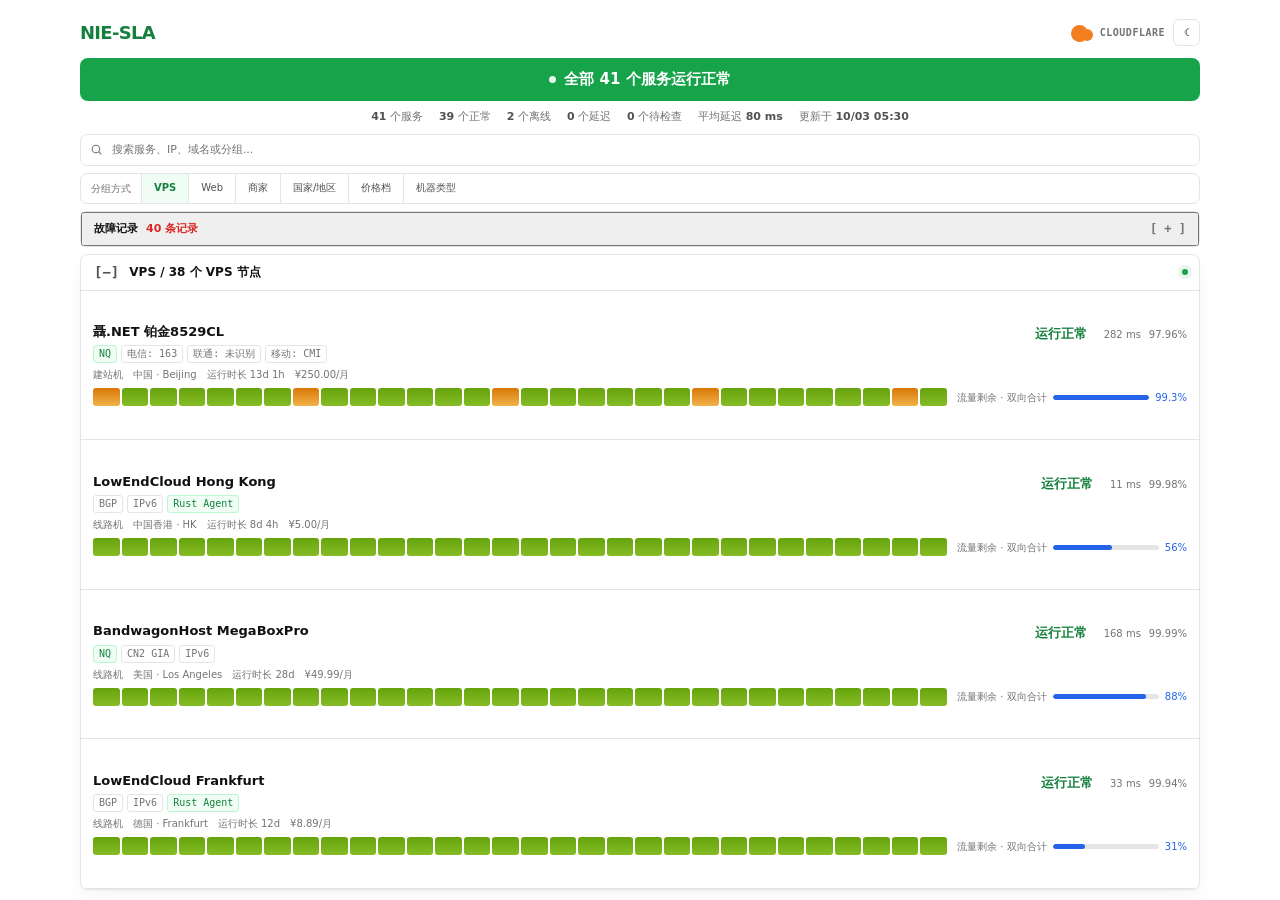
<file: demos/sla.html>
<!doctype html>
<html lang="zh-CN">
<head>
<meta charset="utf-8">
<meta name="viewport" content="width=device-width, initial-scale=1">
<title>NIE-SLA</title>
<style>
:root{--bg:#fff;--text:#111;--soft:#525252;--muted:#737373;--line:#e5e5e5;--line2:#d4d4d4;--green:#16a34a;--green-dark:#15803d;--green-soft:#f0fdf4;--red:#dc2626;--red-soft:#fef2f2;--blue:#2563eb;--amber:#d97706;--code:"JetBrains Mono","SFMono-Regular",Menlo,Consolas,monospace;--sans:"IBM Plex Sans","Noto Sans SC","PingFang SC","Microsoft YaHei",system-ui,sans-serif;--shadow:0 1px 2px rgba(0,0,0,.035),0 8px 24px rgba(0,0,0,.035)}
html[data-theme="dark"]{--bg:#171717;--text:#f5f5f5;--soft:#d4d4d4;--muted:#a3a3a3;--line:#333;--line2:#444;--green:#4ade80;--green-dark:#22c55e;--green-soft:#14291d;--red:#f87171;--red-soft:#2a1616;--blue:#60a5fa}
*{box-sizing:border-box}
html,body{height:100%;margin:0;overflow:hidden;touch-action:pan-y;overscroll-behavior-y:auto}
body{background:var(--bg);color:var(--text);font-family:var(--sans);line-height:1.5;font-variant-numeric:tabular-nums;-webkit-font-smoothing:antialiased}
.page{width:min(1120px,calc(100% - 56px));height:100%;margin:auto;padding:13px 0 10px;display:flex;flex-direction:column;gap:7px}
.top{display:flex;align-items:center;height:38px;flex:none}
.brand{font-size:18px;font-weight:800;color:var(--green-dark);letter-spacing:-.04em}
.cf{margin-left:auto;display:flex;align-items:center;gap:7px;color:var(--muted);font:600 10px var(--code);letter-spacing:.05em}
.cf-cloud{width:24px;height:17px;position:relative}.cf-cloud:before,.cf-cloud:after{content:'';position:absolute;background:#f38020;border-radius:50%}.cf-cloud:before{width:17px;height:17px;left:2px;top:1px}.cf-cloud:after{width:12px;height:12px;right:0;top:5px;box-shadow:-7px 1px 0 #f38020}
.theme{border:1px solid var(--line);background:var(--bg);color:var(--muted);width:27px;height:27px;border-radius:6px;display:grid;place-items:center;margin-left:8px;font-size:12px;cursor:pointer}
.banner{flex:none;min-height:43px;border-radius:8px;background:var(--green);color:#fff;display:flex;align-items:center;justify-content:center;gap:8px;font-size:15px;font-weight:600;cursor:pointer;transition:background .25s}
.banner:before{content:'';width:7px;height:7px;border-radius:50%;background:#fff;opacity:.9}
.banner.alert{background:var(--red)}
.summary{flex:none;text-align:center;color:var(--muted);font-size:11px;line-height:1.5;padding:1px 0}
.summary span{margin:0 8px}.summary b{color:var(--soft);font-weight:600}
.searchrow{display:flex;gap:8px;flex:none}
.search{display:flex;align-items:center;gap:7px;border:1px solid var(--line);border-radius:7px;background:var(--bg);min-height:32px;padding:6px 9px;flex:1;color:var(--muted)}
.search svg{width:13px;height:13px;flex:none;fill:none;stroke:currentColor;stroke-width:2}.search input{border:0;outline:0;background:none;width:100%;font:500 11px/1.4 var(--sans);color:var(--text)}.search input::placeholder{color:var(--muted)}
.groups{display:flex;align-items:stretch;border:1px solid var(--line);border-radius:7px;overflow:hidden;flex:none;min-height:31px;background:var(--bg)}
.group-label{display:flex;align-items:center;padding:0 10px;color:var(--muted);font-size:10px;border-right:1px solid var(--line);white-space:nowrap}
.gtab{border:0;border-right:1px solid var(--line);background:transparent;color:var(--soft);padding:0 12px;font:500 10px/1 var(--sans);cursor:pointer;white-space:nowrap}
.gtab:last-child{border-right:0}.gtab.active{background:var(--green-soft);color:var(--green-dark);font-weight:600}
.incident-card{position:relative;flex:none;border:1px solid var(--line);border-radius:7px;background:var(--bg)}
.incident-head{width:100%;display:flex;align-items:center;gap:8px;padding:8px 11px;font:600 11px/1.2 var(--sans);color:var(--text);cursor:pointer;text-align:left;min-height:34px}
.incident-head b{color:var(--red);font-weight:600}.incident-head .plus{margin-left:auto;color:var(--muted);font:600 12px var(--code)}
.incident-panel{display:none;position:absolute;z-index:15;left:-1px;right:-1px;top:100%;border:1px solid var(--line2);border-top:0;border-radius:0 0 7px 7px;background:var(--bg);box-shadow:0 14px 28px rgba(0,0,0,.1);padding:8px 11px 9px;max-height:210px;overflow:hidden}
.incident-panel.show{display:block}
.incident-panel h4{margin:0 0 3px;font-size:11px;color:var(--text)}.incident-panel p{margin:0;color:var(--muted);font-size:10px}
.incident-list{display:grid;grid-template-columns:1fr 1fr;gap:0 12px;max-height:158px;overflow-y:auto;overscroll-behavior:contain;margin-top:4px}
.incident-item{display:flex;gap:6px;border-top:1px solid var(--line);padding:4px 0;font-size:10px;color:var(--soft)}
.incident-item time{font-family:var(--code);font-size:9px;color:var(--muted);white-space:nowrap}.incident-item b{font-weight:500}.incident-item span{margin-left:auto;color:var(--green-dark);white-space:nowrap;font-size:9px}
.group-card{flex:1;min-height:0;border:1px solid var(--line);border-radius:8px;background:var(--bg);box-shadow:var(--shadow);display:flex;flex-direction:column;overflow:hidden}
.group-head{display:flex;align-items:center;gap:8px;flex:none;min-height:36px;padding:0 11px;border-bottom:1px solid var(--line);font-size:12px;font-weight:600;color:var(--text)}
.collapse{border:0;background:none;color:var(--soft);font:600 14px var(--code);cursor:pointer;padding:0 2px}
.group-head .dot{margin-left:auto;width:6px;height:6px;border-radius:50%;background:var(--green);box-shadow:0 0 0 4px rgba(22,163,74,.1)}
.group-body{flex:1;min-height:0;display:flex;flex-direction:column;overflow:hidden}
.group-body.collapsed{display:none}
.node{display:grid;grid-template-columns:1.15fr .85fr;gap:4px 14px;padding:9px 12px 8px;border-bottom:1px solid var(--line);flex:1;min-height:0;align-content:center}
.node:last-child{border-bottom:0}
.node[hidden]{display:none!important}
.node:hover{background:rgba(22,163,74,.018)}
.node-main{min-width:0;align-self:start}
.node-name{display:flex;align-items:center;gap:7px;flex-wrap:wrap;font-size:13px;font-weight:600;line-height:1.25;color:var(--text)}
.node-badges{display:flex;gap:4px;flex-wrap:wrap;margin-top:5px}.badge{border:1px solid var(--line);border-radius:3px;background:var(--bg);color:var(--muted);padding:1px 5px;font:500 10px/1.4 var(--code);white-space:nowrap}.badge.green{color:var(--green-dark);border-color:#bbf7d0;background:var(--green-soft)}
.node-meta{margin-top:5px;color:var(--muted);font-size:10px;line-height:1.4;display:flex;gap:10px;flex-wrap:wrap;white-space:nowrap}
.node-status{text-align:right;align-self:start;color:var(--green-dark);font-size:11px;line-height:1.5;white-space:nowrap}.node-status b{font-size:13px;font-weight:600;margin-right:9px}.node-status span{margin-left:8px;color:var(--muted);font-size:10px}.node.is-alert .node-status{color:var(--red)}
.node-strip{grid-column:1/-1;display:grid;grid-template-columns:minmax(0,1fr) 230px;gap:10px;align-items:center;margin-top:2px}
.health{display:grid;grid-template-columns:repeat(30,minmax(0,1fr));gap:2px;height:18px}
.health i{border-radius:3px;background:linear-gradient(to bottom,#65a30d,#86bc25);min-width:0;cursor:crosshair;transition:.15s}.health i.warn{background:linear-gradient(to bottom,#d97706,#f0b34a)}.health i:hover{transform:scaleY(1.08);filter:brightness(1.12)}
.traffic{display:flex;align-items:center;gap:6px;color:var(--muted);font-size:10px;white-space:nowrap}.traffic .track{flex:1;height:5px;background:var(--line);border-radius:5px;overflow:hidden}.traffic .track i{display:block;height:100%;background:var(--blue);border-radius:5px}.traffic b{color:var(--blue);font-weight:500}
.empty{display:none;padding:26px;text-align:center;color:var(--muted);font-size:12px}
.tooltip{position:fixed;z-index:50;padding:5px 7px;border:1px solid var(--line2);border-radius:5px;background:var(--bg);box-shadow:0 8px 22px rgba(0,0,0,.12);color:var(--text);font:500 10px/1.4 var(--code);pointer-events:none;opacity:0;transform:translateY(3px);transition:.12s}.tooltip.show{opacity:1;transform:none}.tooltip b{color:var(--green-dark)}
@media(max-width:900px){
 .page{width:calc(100% - 22px);padding:7px 0 6px;gap:5px}.top{height:30px}.brand{font-size:15px}.cf{font-size:10px;gap:5px}.cf-cloud{width:20px;height:14px}.cf-cloud:before{width:14px;height:14px}.cf-cloud:after{width:10px;height:10px;top:4px;box-shadow:-6px 1px 0 #f38020}.theme{width:24px;height:24px;font-size:11px;margin-left:4px}
 .banner{min-height:34px;border-radius:6px;font-size:11px;gap:5px}.summary{font-size:10px;line-height:1.45;padding:1px 0}.summary span{margin:0 3px;display:inline-block}
 .searchrow{gap:4px}.search{min-height:28px;padding:4px 6px}.search input{font-size:10px}.groups{display:grid;grid-template-columns:repeat(4,1fr);min-height:0;border-radius:5px}.group-label{display:none}.gtab{padding:6px 2px;font-size:10px;border-bottom:1px solid var(--line)}.gtab:nth-child(4),.gtab:nth-child(7){border-right:0}
 .incident-head{min-height:27px;padding:5px 7px;font-size:10px}.incident-panel{max-height:190px;padding:6px 8px}.incident-list{grid-template-columns:1fr;max-height:150px}.incident-item{font-size:10px;padding:3px 0}.incident-item time,.incident-item span{font-size:9px}
 .group-card{border-radius:6px;min-height:0}.group-head{min-height:28px;padding:0 7px;font-size:10px}.group-body{min-height:0}.node{flex:none;padding:6px 7px;grid-template-columns:1fr auto;gap:2px 6px;min-height:0}.node-name{font-size:11px;gap:4px}.node-badges{margin-top:2px;gap:2px}.badge{font-size:10px;padding:0 3px}.node-badges .badge:nth-child(n+3){display:none}.node-meta{margin-top:2px;gap:5px;font-size:10px;white-space:normal}.node-status{font-size:10px}.node-status b{font-size:11px;margin-right:3px}.node-status span{font-size:9px;margin-left:2px}.node-strip{grid-template-columns:minmax(0,1fr) 92px;gap:5px;margin-top:3px}.health{height:14px;gap:1px}.traffic{font-size:9px;gap:3px}.traffic .track{height:4px}
 .node:nth-child(n+5){display:none!important}
 .tooltip{font-size:10px}
}
@media(max-width:900px){
 .node:nth-child(n+5){display:none!important}
 .node{padding:5px 7px}
 .node-meta span:nth-child(n+3){display:none}
 .node-badges .badge:nth-child(n+2){display:none}
 .node-status{font-size:10px}
 .node-status span{font-size:10px}
 .traffic{font-size:10px}
 .traffic b{font-size:10px}
 .incident-item time,.incident-item span{font-size:10px}
 .incident-panel h4{font-size:10px}
 .incident-panel p{font-size:10px}
 .summary{font-size:10px}
}
</style>
</head>
<body>
<div class="page">
<header class="top"><div class="brand">NIE-SLA</div><div class="cf"><i class="cf-cloud"></i><span>CLOUDFLARE</span></div><button class="theme" id="themeBtn" aria-label="切换外观">☾</button></header>
<div class="banner" id="banner" role="status">全部 41 个服务运行正常</div>
<div class="summary" id="summary"><span><b>41</b> 个服务</span><span><b>39</b> 个正常</span><span><b>2</b> 个离线</span><span><b>0</b> 个延迟</span><span><b>0</b> 个待检查</span><span>平均延迟 <b>80 ms</b></span><span>更新于 <b>10/03 05:30</b></span></div>
<div class="searchrow"><label class="search"><svg viewBox="0 0 24 24"><circle cx="11" cy="11" r="7"/><path d="m16 16 5 5"/></svg><input id="search" type="search" placeholder="搜索服务、IP、域名或分组..." aria-label="搜索服务"></label></div>
<div class="groups" role="group" aria-label="分组方式"><span class="group-label">分组方式</span><button class="gtab active" data-group="vps">VPS</button><button class="gtab" data-group="web">Web</button><button class="gtab" data-group="provider">商家</button><button class="gtab" data-group="country">国家/地区</button><button class="gtab" data-group="price">价格档</button><button class="gtab" data-group="machine">机器类型</button></div>
<section class="incident-card"><button class="incident-head" id="incidentToggle"><span>故障记录</span><b>40 条记录</b><span class="plus" id="incidentPlus">[ + ]</span></button><div class="incident-panel" id="incidentPanel"><h4>故障记录 · 最近 40 条</h4><p>历史事件的本地静态样例，按时间倒序。</p><div class="incident-list" id="incidentList"></div></div></section>
<section class="group-card"><div class="group-head"><button class="collapse" id="groupToggle" aria-label="折叠分组">[−]</button><span id="groupTitle">VPS / 38 个 VPS 节点</span><i class="dot" aria-hidden="true"></i></div><div class="group-body" id="groupBody">
<article class="node" data-kind="vps" data-provider="NIE" data-country="CN" data-price="250" data-machine="site" data-search="聶.NET 铂金8529CL 中国 北京 Beijing NQ 电信 联通 移动 163 CMI 250" data-latency="282" data-uptime="97.96"><div class="node-main"><div class="node-name">聶.NET 铂金8529CL</div><div class="node-badges"><span class="badge green">NQ</span><span class="badge">电信: 163</span><span class="badge">联通: 未识别</span><span class="badge">移动: CMI</span></div><div class="node-meta"><span>建站机</span><span>中国 · Beijing</span><span>运行时长 13d 1h</span><span>¥250.00/月</span></div></div><div class="node-status"><b>运行正常</b><span>282 ms</span><span>97.96%</span></div><div class="node-strip"><div class="health" aria-label="30日健康状态"></div><div class="traffic"><span>流量剩余 · 双向合计</span><span class="track"><i style="width:99.3%"></i></span><b>99.3%</b></div></div></article>
<article class="node" data-kind="vps" data-provider="LowEndCloud" data-country="HK" data-price="5" data-machine="line" data-search="LowEndCloud Hong Kong 香港 HK BGP IPv6 Rust Agent 5" data-latency="11" data-uptime="99.98"><div class="node-main"><div class="node-name">LowEndCloud Hong Kong</div><div class="node-badges"><span class="badge">BGP</span><span class="badge">IPv6</span><span class="badge green">Rust Agent</span></div><div class="node-meta"><span>线路机</span><span>中国香港 · HK</span><span>运行时长 8d 4h</span><span>¥5.00/月</span></div></div><div class="node-status"><b>运行正常</b><span>11 ms</span><span>99.98%</span></div><div class="node-strip"><div class="health" aria-label="30日健康状态"></div><div class="traffic"><span>流量剩余 · 双向合计</span><span class="track"><i style="width:56%"></i></span><b>56%</b></div></div></article>
<article class="node" data-kind="vps" data-provider="BandwagonHost" data-country="US" data-price="49" data-machine="line" data-search="BandwagonHost MegaBoxPro 美国 洛杉矶 Los Angeles NQ CN2 GIA 49" data-latency="168" data-uptime="99.99"><div class="node-main"><div class="node-name">BandwagonHost MegaBoxPro</div><div class="node-badges"><span class="badge green">NQ</span><span class="badge">CN2 GIA</span><span class="badge">IPv6</span></div><div class="node-meta"><span>线路机</span><span>美国 · Los Angeles</span><span>运行时长 28d</span><span>¥49.99/月</span></div></div><div class="node-status"><b>运行正常</b><span>168 ms</span><span>99.99%</span></div><div class="node-strip"><div class="health" aria-label="30日健康状态"></div><div class="traffic"><span>流量剩余 · 双向合计</span><span class="track"><i style="width:88%"></i></span><b>88%</b></div></div></article>
<article class="node" data-kind="vps" data-provider="LowEndCloud" data-country="DE" data-price="8" data-machine="line" data-search="LowEndCloud Frankfurt 法兰克福 德国 DE BGP IPv6 Rust Agent 8" data-latency="33" data-uptime="99.94"><div class="node-main"><div class="node-name">LowEndCloud Frankfurt</div><div class="node-badges"><span class="badge">BGP</span><span class="badge">IPv6</span><span class="badge green">Rust Agent</span></div><div class="node-meta"><span>线路机</span><span>德国 · Frankfurt</span><span>运行时长 12d</span><span>¥8.89/月</span></div></div><div class="node-status"><b>运行正常</b><span>33 ms</span><span>99.94%</span></div><div class="node-strip"><div class="health" aria-label="30日健康状态"></div><div class="traffic"><span>流量剩余 · 双向合计</span><span class="track"><i style="width:31%"></i></span><b>31%</b></div></div></article>
<article class="node" data-kind="web" data-provider="1Kb.Page" data-country="Global" data-price="0" data-machine="edge" data-search="1Kb.Page Edge 全球 Global Web Worker 0" data-latency="42" data-uptime="99.99"><div class="node-main"><div class="node-name">1Kb.Page Edge</div><div class="node-badges"><span class="badge green">WEB</span><span class="badge">Edge Worker</span><span class="badge">Global</span></div><div class="node-meta"><span>Edge</span><span>Global · Anycast</span><span>运行时长 39d</span><span>免费额度</span></div></div><div class="node-status"><b>运行正常</b><span>42 ms</span><span>99.99%</span></div><div class="node-strip"><div class="health" aria-label="30日健康状态"></div><div class="traffic"><span>流量剩余 · 双向合计</span><span class="track"><i style="width:86%"></i></span><b>86%</b></div></div></article>
<div class="empty" id="empty">没有匹配的服务</div>
</div></section>
<div class="tooltip" id="tooltip"></div>
</div>
<script>
(()=>{
const nodes=[...document.querySelectorAll('.node')],tooltip=document.getElementById('tooltip'),banner=document.getElementById('banner'),summary=document.getElementById('summary'),search=document.getElementById('search'),groupTitle=document.getElementById('groupTitle'),groupBody=document.getElementById('groupBody'),empty=document.getElementById('empty');
let mode='vps';
nodes.forEach((node,ni)=>{const lat=Number(node.dataset.latency)||30,up=node.dataset.uptime;const spread=lat>=100?15:lat>=20?5:3;node.querySelector('.health').innerHTML=Array.from({length:30},(_,i)=>{const l=Math.max(1,Math.round(lat+Math.sin((i+ni)*1.71)*spread));const warn=node.dataset.uptime<98&&i%7===0;return '<i class="'+(warn?'warn':'')+'" data-day="'+(30-i)+'" data-lat="'+l+'ms" data-up="'+up+'"></i>'}).join('')});
nodes.forEach(node=>node.addEventListener('pointerover',e=>{const b=e.target.closest('.health i');if(!b)return;tooltip.innerHTML='DAY '+b.dataset.day+' · <b>'+b.dataset.up+'%</b><br>'+b.dataset.lat;tooltip.classList.add('show');const r=b.getBoundingClientRect();tooltip.style.left=Math.min(innerWidth-150,Math.max(8,r.left))+'px';tooltip.style.top=Math.max(8,r.top-39)+'px'}));
document.addEventListener('pointerout',e=>{if(e.target.closest&&e.target.closest('.health i'))tooltip.classList.remove('show')});
function setAlert(on){banner.classList.toggle('alert',on);banner.textContent=on?'2 个服务离线':'全部 41 个服务运行正常';summary.innerHTML=on?'<span><b>41</b> 个服务</span><span><b>39</b> 个正常</span><span><b>2</b> 个离线</span><span><b>0</b> 个延迟</span><span><b>0</b> 个待检查</span><span>平均延迟 <b>92 ms</b></span><span>更新于 <b>10/03 05:31</b></span>':'<span><b>41</b> 个服务</span><span><b>39</b> 个正常</span><span><b>2</b> 个离线</span><span><b>0</b> 个延迟</span><span><b>0</b> 个待检查</span><span>平均延迟 <b>80 ms</b></span><span>更新于 <b>10/03 05:30</b></span>';nodes.forEach((n,i)=>{const alert=on&&i<2;n.classList.toggle('is-alert',alert);n.querySelector('.node-status b').textContent=alert?'离线':'运行正常'})}
banner.addEventListener('click',()=>setAlert(!banner.classList.contains('alert')));
function sort(mode,list){const a=[...list];if(mode==='provider')a.sort((x,y)=>x.dataset.provider.localeCompare(y.dataset.provider));if(mode==='country')a.sort((x,y)=>x.dataset.country.localeCompare(y.dataset.country));if(mode==='price')a.sort((x,y)=>+x.dataset.price-+y.dataset.price);if(mode==='machine')a.sort((x,y)=>x.dataset.machine.localeCompare(y.dataset.machine));return a}
function render(){const q=search.value.trim().toLowerCase();let list=nodes.filter(n=>{const kindOK=mode==='web'?n.dataset.kind==='web':n.dataset.kind==='vps';return kindOK&&(!q||n.dataset.search.toLowerCase().includes(q))});list=sort(mode,list);nodes.forEach(n=>n.hidden=true);nodes.forEach(n=>groupBody.insertBefore(n,empty));list.forEach(n=>{n.hidden=false;groupBody.insertBefore(n,empty)});empty.style.display=list.length?'none':'block';const count=list.length;const titleMap={vps:'VPS / 38 个 VPS 节点',web:'Web / Edge / 1 个 Web 节点',provider:'商家 / 3 个分组',country:'国家/地区 / 4 个地区',price:'价格档 / 按月付 · 低 → 高',machine:'机器类型 / 建站机 · 线路机'};groupTitle.textContent=titleMap[mode]||('分组 / '+count+' 个节点')}
document.querySelectorAll('.gtab').forEach(t=>t.addEventListener('click',()=>{document.querySelectorAll('.gtab').forEach(x=>x.classList.toggle('active',x===t));mode=t.dataset.group;render()}));search.addEventListener('input',render);
document.getElementById('groupToggle').addEventListener('click',e=>{const c=groupBody.classList.toggle('collapsed');e.target.textContent=c?'[+]':'[−]'});
const panel=document.getElementById('incidentPanel');const incidentList=document.getElementById('incidentList');incidentList.addEventListener('wheel',e=>e.stopPropagation(),{passive:true});document.getElementById('incidentToggle').addEventListener('click',()=>{const open=panel.classList.toggle('show');document.getElementById('incidentPlus').textContent=open?'[ − ]':'[ + ]'});
const events=['Frankfurt · 网络抖动 42s','BandwagonHost · TCP 重传瞬时升高','LowEndCloud HK · 探针重连','Beijing · 路由切换完成','Cloudflare Worker · 冷启动延迟','东京节点 · 丢包短时升高','香港节点 · BGP 会话重建','Rust Agent · 心跳恢复'];incidentList.innerHTML=Array.from({length:40},(_,i)=>{const day=24-Math.floor(i/2);const hh=String(18-i%12).padStart(2,'0');const mm=String((i*7)%60).padStart(2,'0');return '<div class="incident-item"><time>2026-11-'+String(Math.max(1,day)).padStart(2,'0')+' '+hh+':'+mm+'</time><b>'+events[i%events.length]+'</b><span>已恢复</span></div>'}).join('');
document.getElementById('themeBtn').addEventListener('click',()=>{const h=document.documentElement,d=h.dataset.theme==='dark';h.dataset.theme=d?'light':'dark';document.getElementById('themeBtn').textContent=d?'☾':'☀'});
render();
})();
</script>
</body>
</html>
</file>
